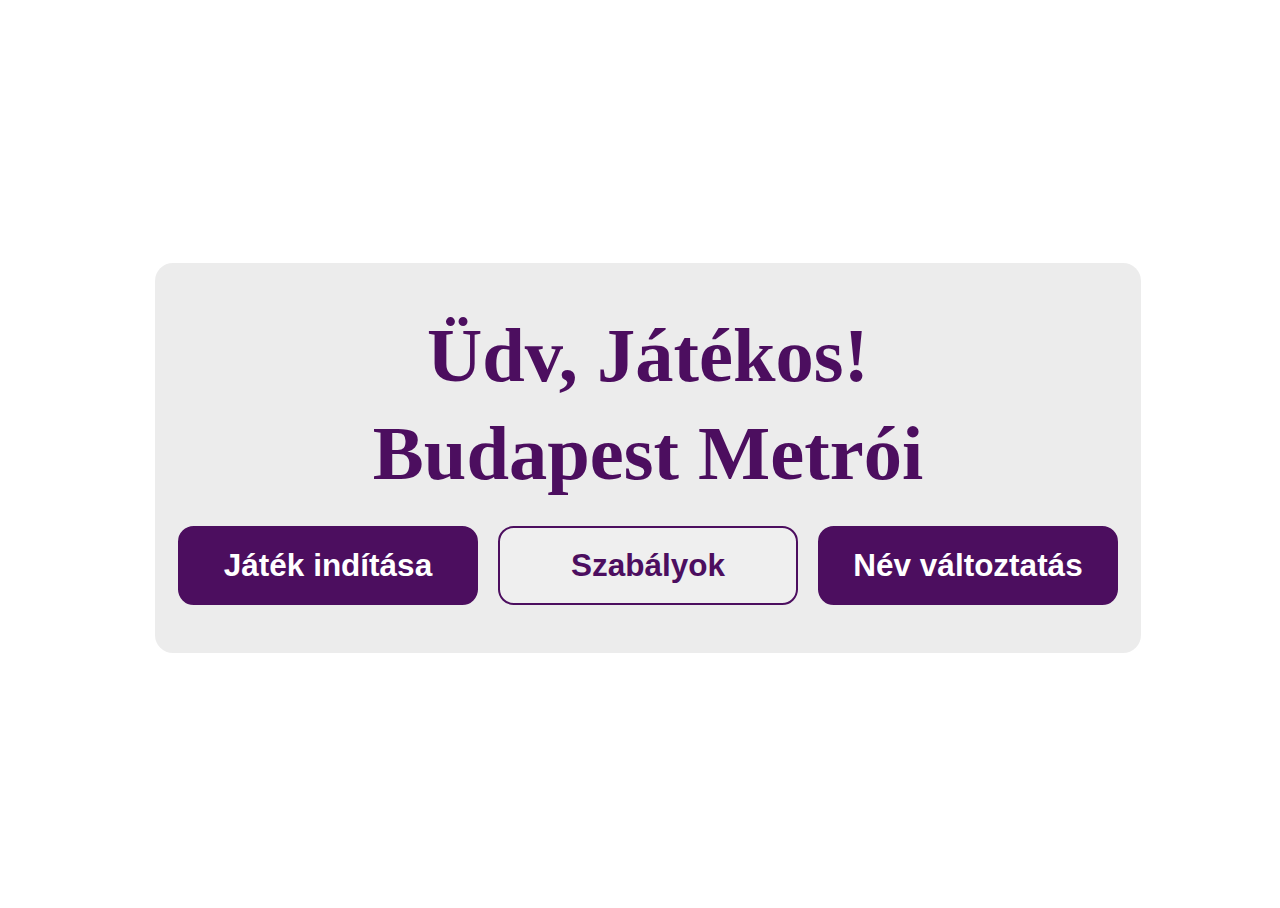
<file: index.html>
<!DOCTYPE html>
<html lang="en">
<head>
    <meta charset="UTF-8">
    <meta name="viewport" content="width=device-width, initial-scale=1.0">
    <title>Menü</title>
    <link rel="stylesheet" href="./src/css/index.css">
    <link rel="stylesheet" href="./src/css/overlay.css">
    
</head>
<body>
    <div id="main">
        <h1 id="greeting"></h1>
        <h1>Budapest Metrói</h1><br>
        <div id="buttons">
            <button class="purplebg">Játék indítása</button>
            <button class="purpleborder">Szabályok</button>
            <button class="purplebg">Név változtatás</button>
        </div>
    </div>
</body>
<script src="./src/js/script.js"></script>
</html>
</file>
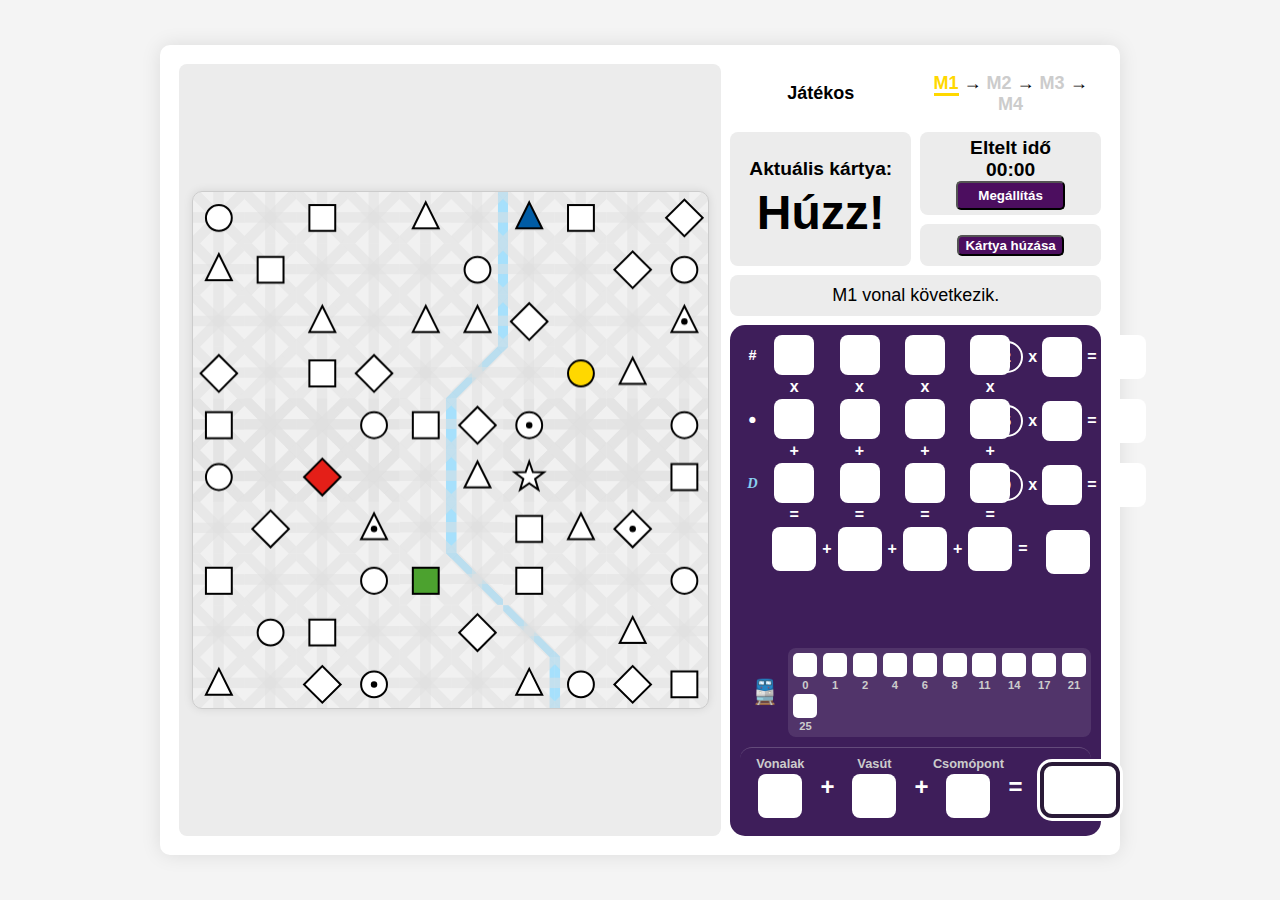
<file: src/html/game.html>
<!DOCTYPE html>
<html lang="hu">
<head>
    <meta charset="UTF-8">
    <meta name="viewport" content="width=device-width, initial-scale=1.0">
    <title>Metróhálózat Játék</title>
    <link rel="stylesheet" href="../css/game.css">
</head>
<body>
    <table>
        <tr>
            <td id="canvas-cell" rowspan="5">
                <canvas id="gameCanvas"></canvas>
            </td>
            
            <th><p id="player">Játékos 1</p></th>
            
            <th colspan="1" id="linePar"></th>
        </tr>
        <tr>
            <td class="data card-timer" rowspan="2">
                <p id="actualCard">Aktuális kártya:</p>
                <p id="drawnCard">-</p>
            </td>
            
            <td class="data card-timer">
                Eltelt idő<br>
                <span id="timer">00:00</span>
                <br>
                <button id="stopBtn" class="running">Megállítás</button>
            </td>
        </tr>
        <tr>
            <td class="data">
                <button id="drawCard">Kártya húzása</button>
            </td>
        </tr>
        <tr>
            <td colspan="2" class="data">
                <p id="statusBar">Státusz: Várakozás...</p>
            </td>
        </tr>
        <tr>
            <td class="points" colspan="2">
    <div class="score-card">
        <div class="top-section">
            
            <div class="round-scores">
                
                <div class="icon-col-wrapper">                    
                    <div class="score-row-label"><div class="icon-box">#</div></div>
                    <div class="score-row-label"><div class="icon-box">●</div></div>
                    <div class="score-row-label"><div class="icon-box blue">D</div></div>
                </div>

                <div class="lines-wrapper">
                    <div class="score-col">
                        <div class="score-box" id="m1-pk"></div>
                        <div class="symbol">x</div>
                        <div class="score-box" id="m1-pm"></div>
                        <div class="symbol">+</div>
                        <div class="score-box" id="m1-pd"></div>
                        <div class="symbol">=</div>
                        <div class="score-box total" id="m1-fp"></div>
                    </div>
                    
                    <div class="symbol-col">+</div>

                    <div class="score-col">
                        <div class="score-box" id="m2-pk"></div>
                        <div class="symbol">x</div>
                        <div class="score-box" id="m2-pm"></div>
                        <div class="symbol">+</div>
                        <div class="score-box" id="m2-pd"></div>
                        <div class="symbol">=</div>
                        <div class="score-box total" id="m2-fp"></div>
                    </div>
                    
                    <div class="symbol-col">+</div>

                    <div class="score-col">
                        <div class="score-box" id="m3-pk"></div>
                        <div class="symbol">x</div>
                        <div class="score-box" id="m3-pm"></div>
                        <div class="symbol">+</div>
                        <div class="score-box" id="m3-pd"></div>
                        <div class="symbol">=</div>
                        <div class="score-box total" id="m3-fp"></div>
                    </div>
                    
                    <div class="symbol-col">+</div>

                    <div class="score-col">
                        <div class="score-box" id="m4-pk"></div>
                        <div class="symbol">x</div>
                        <div class="score-box" id="m4-pm"></div>
                        <div class="symbol">+</div>
                        <div class="score-box" id="m4-pd"></div>
                        <div class="symbol">=</div>
                        <div class="score-box total" id="m4-fp"></div>
                    </div>

                    <div class="symbol-col">=</div>
                    <div class="lines-wrapper">
                        
                    </div>
                </div>
            </div>

            <div class="bonus-scores">
                <div class="bonus-row">
                    <div class="icon-small">2</div>
                    <div class="symbol">x</div>
                    <div class="score-box" id="p2-count"></div>
                    <div class="symbol">=</div>
                    <div class="score-box total" id="p2-score"></div>
                </div>
                <div class="bonus-row">
                    <div class="icon-small">5</div>
                    <div class="symbol">x</div>
                    <div class="score-box" id="p3-count"></div>
                    <div class="symbol">=</div>
                    <div class="score-box total" id="p3-score"></div>
                </div>
                <div class="bonus-row">
                    <div class="icon-small">9</div>
                    <div class="symbol">x</div>
                    <div class="score-box" id="p4-count"></div>
                    <div class="symbol">=</div>
                    <div class="score-box total" id="p4-score"></div>
                </div>
                <div class="sum-lines">
                    <div class="score-box total" id="sum-lines-box"></div>
                </div>
            </div>
        </div>

        <div class="train">
            <div class="train-icon">🚆</div>
            <div class="train-track" id="trainTrack"></div>
        </div>

        <div class="bottom-section final-equation">
            <div class="calc-group">
                <span class="calc-label">Vonalak</span>
                <div class="score-box total" id="calc-lines"></div>
            </div>

            <div class="symbol-final">+</div>

            <div class="calc-group">
                <span class="calc-label">Vasút</span>
                <div class="score-box total" id="calc-trains"></div>
            </div>

            <div class="symbol-final">+</div>

            <div class="calc-group">
                <span class="calc-label">Csomópont</span>
                <div class="score-box total" id="calc-bonus"></div>
            </div>

            <div class="symbol-final">=</div>

            <div class="final-score-box" id="finalTotal"></div>
        </div>
    </div>
</td>
        </tr>
    </table>

</body>
<script src="../js/game.js"></script>
<script src="../js/canvas.js"></script>
</html>
</file>
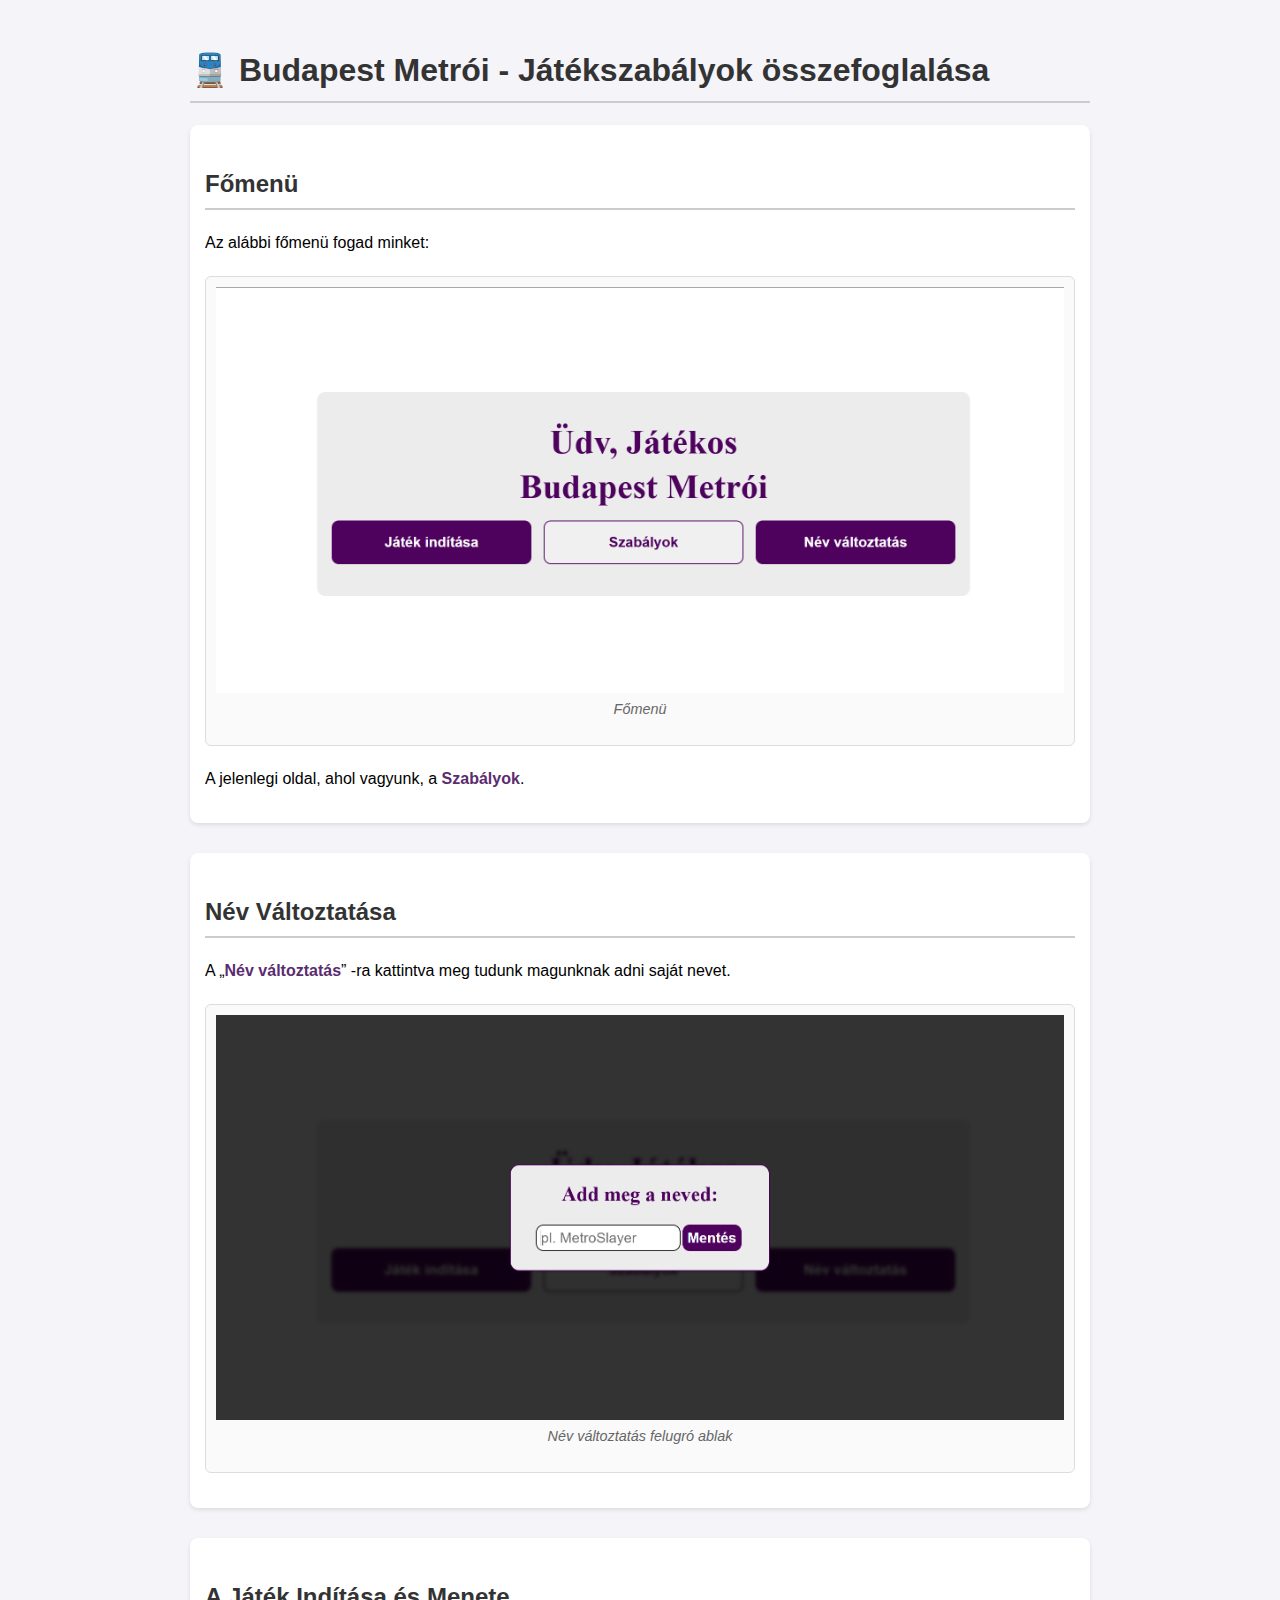
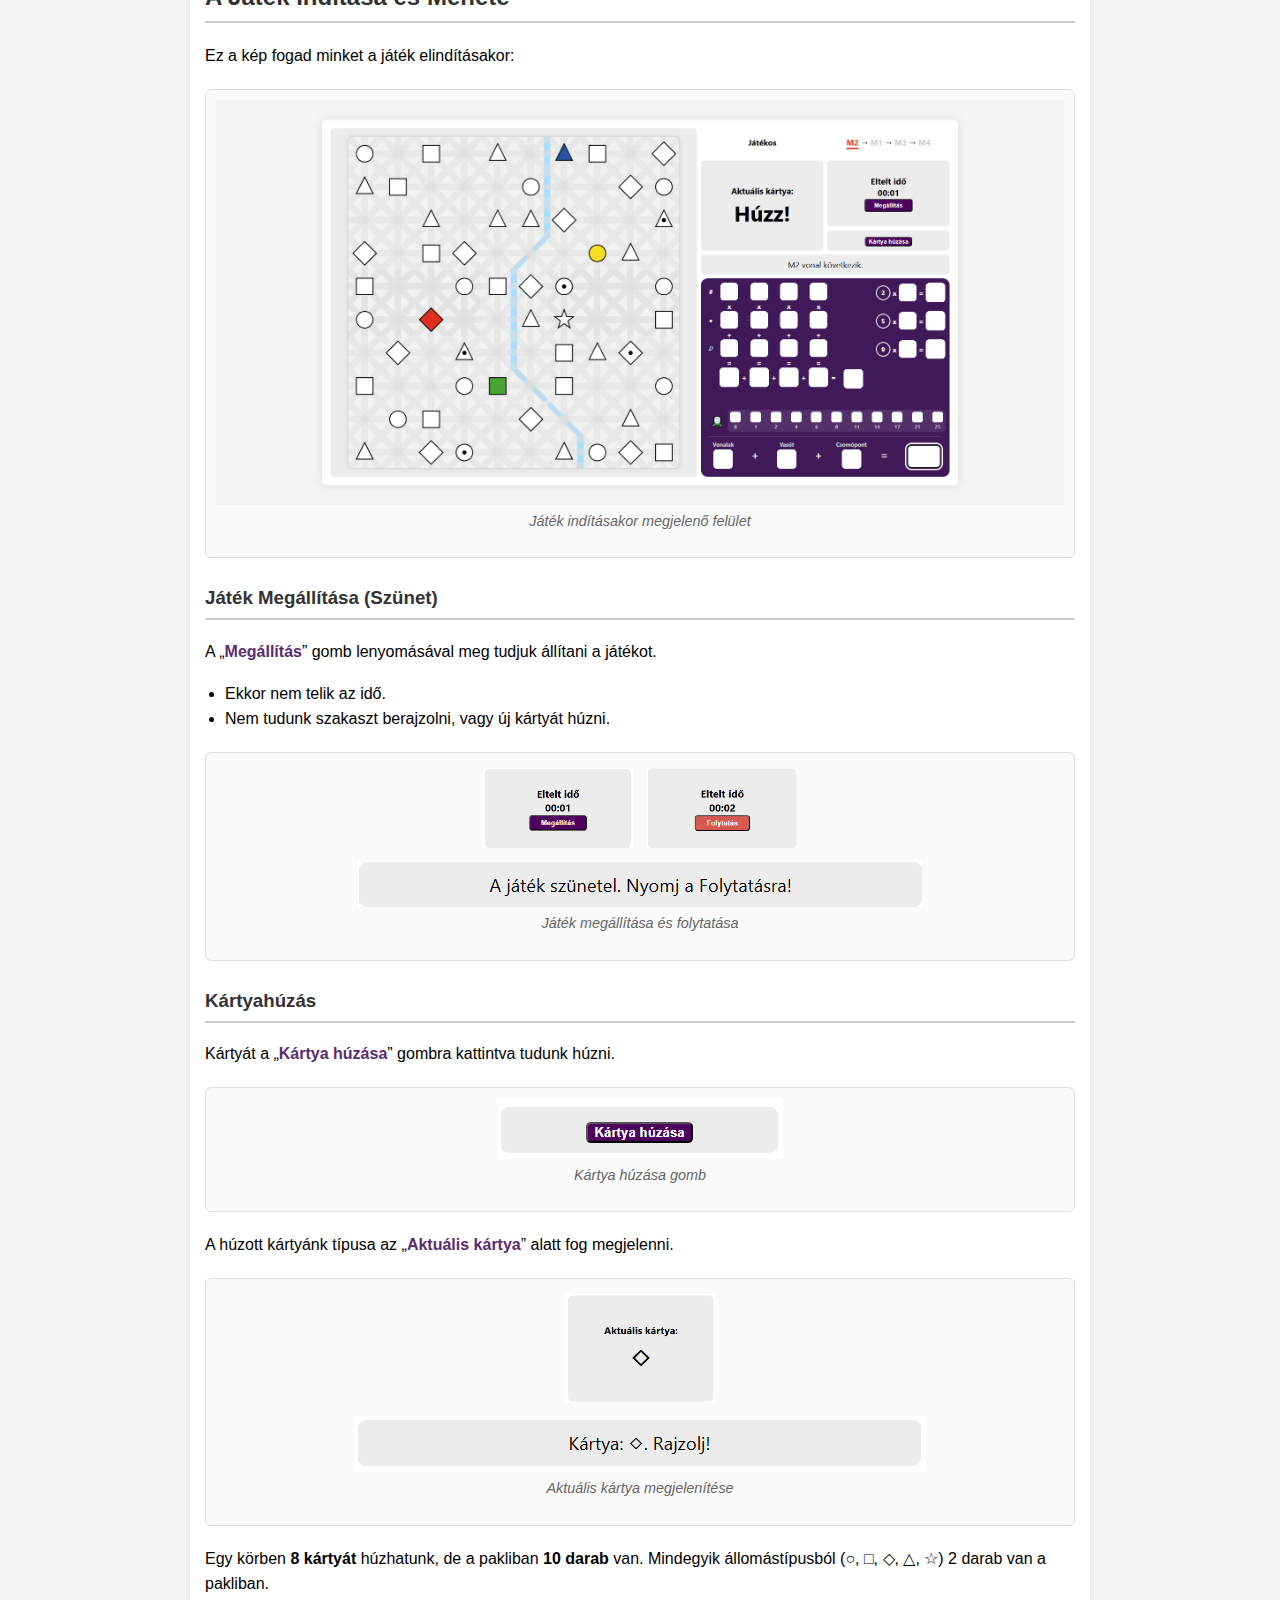
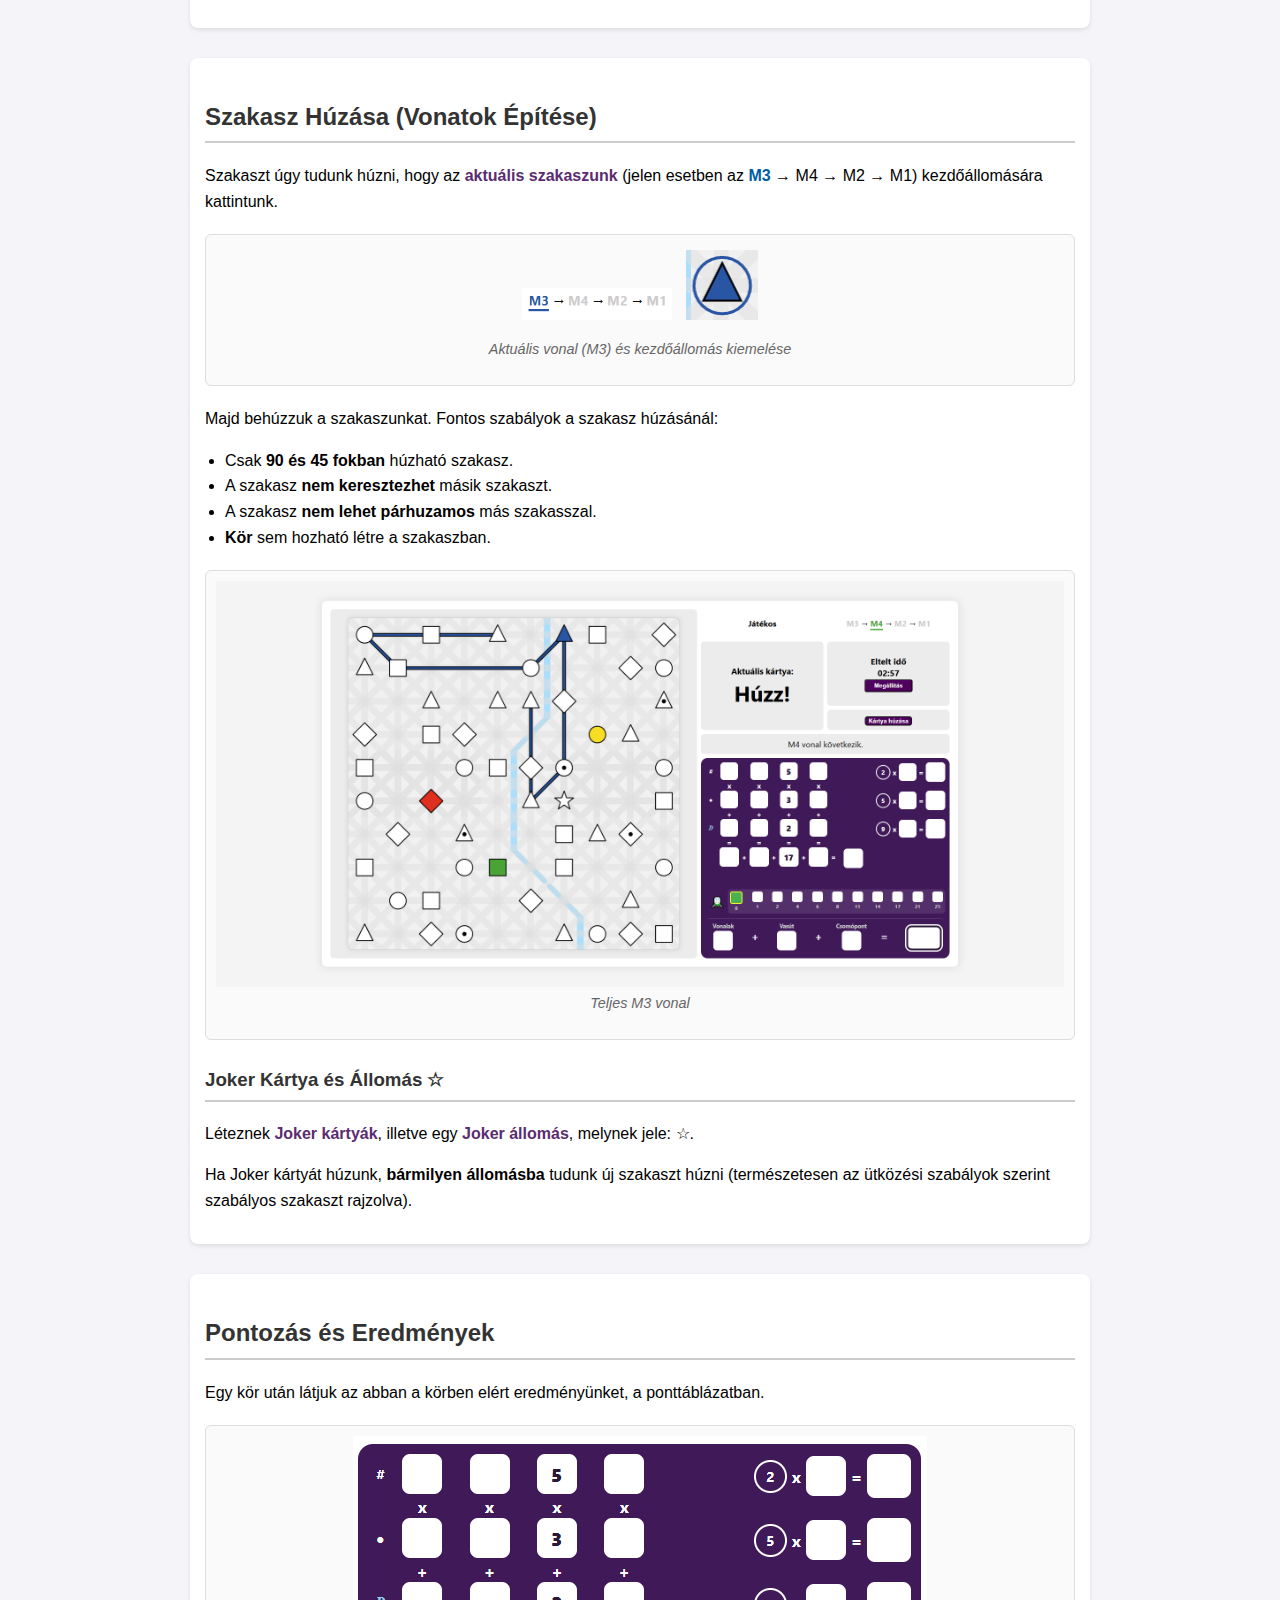
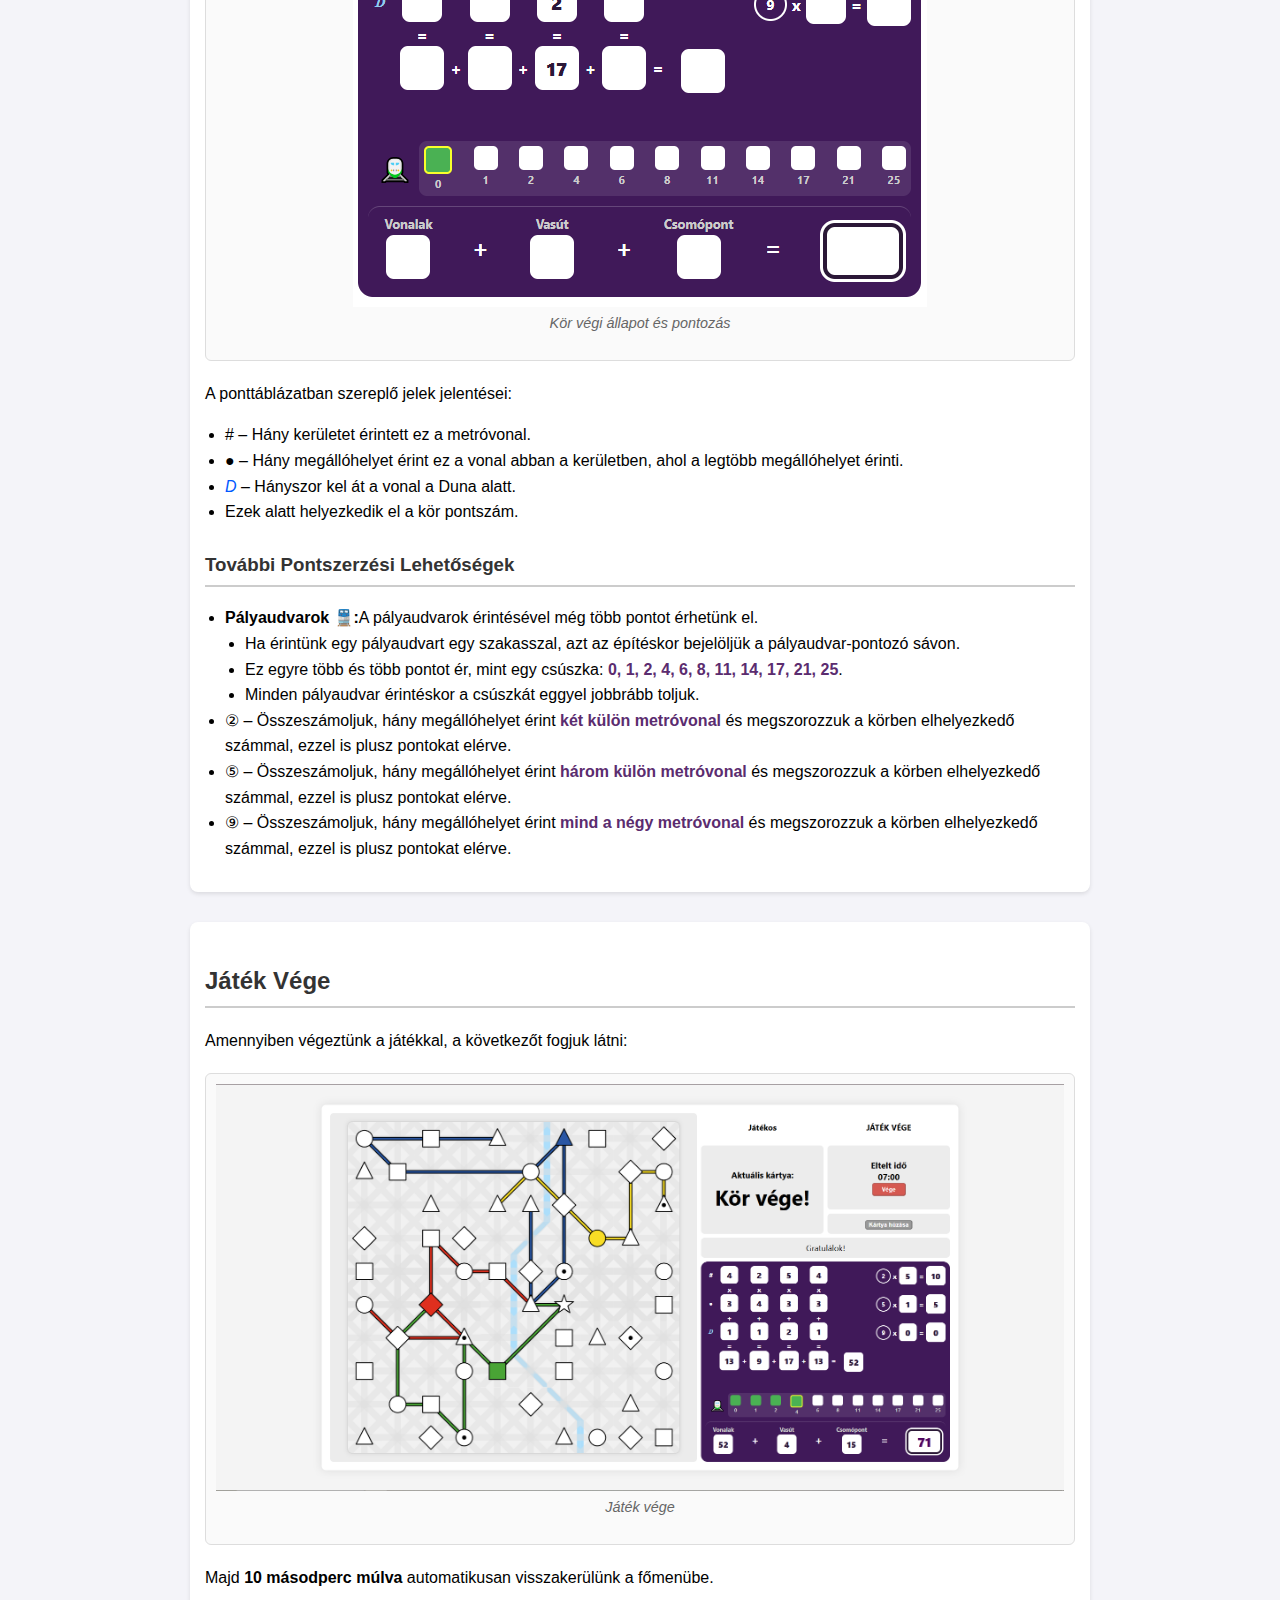
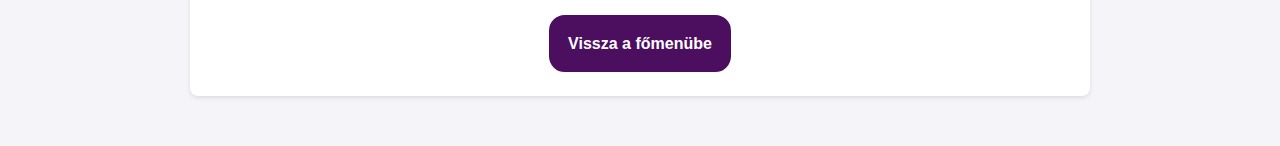
<file: src/html/rules.html>
<!DOCTYPE html>
<html lang="hu">
<head>
    <meta charset="UTF-8">
    <meta name="viewport" content="width=device-width, initial-scale=1.0">
    <title>Budapest Metrói - Szabályok</title>
    <link rel="stylesheet" href="../css/rules.css">
</head>
<body>

    <h1>🚆 Budapest Metrói - Játékszabályok összefoglalása</h1>

    <div class="section">
        <h2>Főmenü</h2>
        <p>Az alábbi főmenü fogad minket:</p>
        <div class="image-container">
            <img src="../rules/Menu.png" alt="Budapest Metrói főmenü: Játék indítása, Szabályok, Név változtatás gombokkal.">
            <p class="caption">Főmenü</p>
        </div>
        <p>A jelenlegi oldal, ahol vagyunk, a <span class="highlight">Szabályok</span>.</p>
    </div>

    <div class="section">
        <h2>Név Változtatása</h2>
        <p>A „<span class="highlight">Név változtatás</span>” -ra kattintva meg tudunk magunknak adni saját nevet.</p>
        <div class="image-container">
            <img src="../rules/Nev.png" alt="Név változtatás felugró ablak: Add meg a neved mező és Mentés gomb.">
            <p class="caption">Név változtatás felugró ablak</p>
        </div>
    </div>

    <div class="section">
        <h2>A Játék Indítása és Menete</h2>
        <p>Ez a kép fogad minket a játék elindításakor:</p>
        <div class="image-container">
            <img src="../rules/Start.png" alt="A játék felülete: Térkép alakzatokkal, Aktuális kártya, Eltelt idő, Kártya húzása és pontozótábla részekkel.">
            <p class="caption">Játék indításakor megjelenő felület</p>
        </div>

        <h3>Játék Megállítása (Szünet)</h3>
        <p>A „<span class="highlight">Megállítás</span>” gomb lenyomásával meg tudjuk állítani a játékot.</p>
        <ul>
            <li>Ekkor nem telik az idő.</li>
            <li>Nem tudunk szakaszt berajzolni, vagy új kártyát húzni.</li>
        </ul>
        <div class="image-container">
            <img class="small-img" src="../rules/Running.png" alt="Megállítás gomb az időmérő alatt.">
            <img class="small-img" src="../rules/Stopped.png" alt="Folytatás gomb piros színben.">
            <img src="../rules/StatusBar.png" alt="A játék szünetel. Nyomj a Folytatásra! üzenet.">
            <p class="caption">Játék megállítása és folytatása</p>
        </div>

        <h3>Kártyahúzás</h3>
        <p>Kártyát a „<span class="highlight">Kártya húzása</span>” gombra kattintva tudunk húzni.</p>
        <div class="image-container">
            <img src="../rules/KartyaHuzasa.png" alt="Kártya húzása gomb.">
            <p class="caption">Kártya húzása gomb</p>
        </div>
        <p>A húzott kártyánk típusa az „<span class="highlight">Aktuális kártya</span>” alatt fog megjelenni.</p>
        <div class="image-container">
            <img class="small-img" src="../rules/AktKartya.png" alt="Aktuális kártya felirat alatt egy üres négyzet.">
            <img src="../rules/AktKartyaStatusz.png" alt="Kártya: négyzet. Rajzolj! üzenet.">
            <p class="caption">Aktuális kártya megjelenítése</p>
        </div>
        <p>Egy körben <b>8 kártyát</b> húzhatunk, de a pakliban <b>10 darab</b> van. Mindegyik állomástípusból (○, □, ◇, △, ☆) 2 darab van a pakliban.</p>
    </div>

    <div class="section">
        <h2>Szakasz Húzása (Vonatok Építése)</h2>
        <p>Szakaszt úgy tudunk húzni, hogy az <span class="highlight">aktuális szakaszunk</span> (jelen esetben az <span id="M3">M3</span> → M4 → M2 → M1) kezdőállomására kattintunk.</p>
        <div class="image-container">
            <img class="small-img" src="../rules/Vonal.png" alt="M3 nyíl M4 nyíl M2 nyíl M1, az M3 kékkel kiemelve.">
            <img class="small-img" src="../rules/VonalStart.png" alt="Kiemelt kék háromszög állomás vizuális körrel.">
            <p class="caption">Aktuális vonal (M3) és kezdőállomás kiemelése</p>
        </div>
        <p>Majd behúzzuk a szakaszunkat. Fontos szabályok a szakasz húzásánál:</p>
        <ul>
            <li>Csak <b>90 és 45 fokban</b> húzható szakasz.</li>
            <li>A szakasz <b>nem keresztezhet</b> másik szakaszt.</li>
            <li>A szakasz <b>nem lehet párhuzamos</b> más szakasszal.</li>
            <li><b>Kör</b> sem hozható létre a szakaszban.</li>
        </ul>
        <div class="image-container">
            <img src="../rules/VonalTeljes.png" alt="Teljes M3 vonal">
            <p class="caption">Teljes M3 vonal</p>
        </div>

        <h3>Joker Kártya és Állomás ☆</h3>
        <p>Léteznek <span class="highlight">Joker kártyák</span>, illetve egy <span class="highlight">Joker állomás</span>, melynek jele: ☆.</p>
        <p>Ha Joker kártyát húzunk, <b>bármilyen állomásba</b> tudunk új szakaszt húzni (természetesen az ütközési szabályok szerint szabályos szakaszt rajzolva).</p>
    </div>

    <div class="section">
        <h2>Pontozás és Eredmények</h2>
        <p>Egy kör után látjuk az abban a körben elért eredményünket, a ponttáblázatban.</p>
        <div class="image-container">
            <img src="../rules/PontTábla.png" alt="A pontozó táblázat">
            <p class="caption">Kör végi állapot és pontozás</p>
        </div>
        <p>A ponttáblázatban szereplő jelek jelentései:</p>
        <ul>
            <li># – Hány kerületet érintett ez a metróvonal.</li>
            <li>● – Hány megállóhelyet érint ez a vonal abban a kerületben, ahol a legtöbb megállóhelyet érinti.</li>
            <li><span id="Duna">D</span> – Hányszor kel át a vonal a Duna alatt.</li>
            <li>Ezek alatt helyezkedik el a kör pontszám.</li>
        </ul>

        <h3>További Pontszerzési Lehetőségek</h3>
        <ul>
            <li><b>Pályaudvarok 🚆:</b>A pályaudvarok érintésével még több pontot érhetünk el.
                <ul>
                    <li>Ha érintünk egy pályaudvart egy szakasszal, azt az építéskor bejelöljük a pályaudvar-pontozó sávon.</li>
                    <li>Ez egyre több és több pontot ér, mint egy csúszka: <span class="highlight">0, 1, 2, 4, 6, 8, 11, 14, 17, 21, 25</span>.</li>
                    <li>Minden pályaudvar érintéskor a csúszkát eggyel jobbrább toljuk.</li>
                </ul>
            </li>
            <li>② – Összeszámoljuk, hány megállóhelyet érint <span class="highlight">két külön metróvonal</span> és megszorozzuk a körben elhelyezkedő számmal, ezzel is plusz pontokat elérve.</li>
            <li>⑤ – Összeszámoljuk, hány megállóhelyet érint <span class="highlight">három külön metróvonal</span> és megszorozzuk a körben elhelyezkedő számmal, ezzel is plusz pontokat elérve.</li>
            <li>⑨ – Összeszámoljuk, hány megállóhelyet érint <span class="highlight">mind a négy metróvonal</span> és megszorozzuk a körben elhelyezkedő számmal, ezzel is plusz pontokat elérve.</li>
        </ul>
    </div>

    <div class="section">
        <h2>Játék Vége</h2>
        <p>Amennyiben végeztünk a játékkal, a következőt fogjuk látni:</p>
        <div class="image-container">
            <img src="../rules/VégeKép.png" alt="Játék vége képernyő, Kör vége! felirattal és végső pontszámokkal.">
            <p class="caption">Játék vége</p>
        </div>
        <p>Majd <b>10 másodperc múlva</b> automatikusan visszakerülünk a főmenübe.</p>

        <div id="buttonDiv"><button id="backToMenu">Vissza a főmenübe</button></div>
    </div>

</body>
<script src="../js/rules.js"> </script>
</html>
</file>
<file: src/css/index.css>
html, body{
    height: 100%;
    width: 100%;

    overflow: hidden;
}

body{
    display: flex;
    align-items: center;
    justify-content: center;
}

#main{
    width: 75%;
    height: auto;
    border: 0px;
    background-color: #ececec;
    border-radius: 2vh;
    text-align: center;
    padding-top: 3%;
    padding-bottom: 3%;
    padding-left: 1%;
    padding-right: 1%;
}

h1{
    margin-top: 0.67rem;
    color: #4c0e5f;
    font-weight: bolder;
    font-size: 8.5vh;
    margin-bottom: 0%;
}
#buttons{
    display: flex;
    justify-content: center;
    align-items: center;
}

#buttons button{
    flex: 1;
}

button{
    font-size: 3.5vh;
    padding: 2% 2%;
    margin: 1%;
    max-width: 33%;
    border-radius: 1.75vh;
    font-weight: bolder;
    border: 0.25vh solid #4c0e5f;
}

button:active{
    transform: scale(0.95);
}

.purplebg{
    background-color: #4c0e5f;
    color: white;
}

.purplebg:hover {
    background-color: #712c83;
    border: 0.25vh solid #712c83;
}

.purpleborder{
    color: #4c0e5f;
}

.purpleborder:hover{
    background-color: rgb(252, 252, 252);
    border: 0.25vh solid #712c83;
    color: #712c83;
}
</file>
<file: src/css/overlay.css>
.overlay{
    position: fixed;
    top: 0;
    left: 0;
    width: 100%;
    height: 100%;
    background-color: rgba(0,0,0,0.8);
    display: flex;
    justify-content: center;
    align-items: center;
    z-index: 1000;
    opacity: 0;
    pointer-events: none;
    transform: scale(1.02);
    transition: opacity 0.35s ease, transform 0.35s ease;
    backdrop-filter: blur(0.25rem);
}

.overlay-content{
    border: 0.25vh solid #4c0e5f;
    background-color: #ececec;
    border-radius: 2.25vh;
    padding: 2%;
    text-align: center;
    box-shadow: 0 0.2vh 0.4vh rgba(0, 0, 0, 0.2);
    transform: scale(0.95);
    opacity: 0;
    transition: transform 0.35s ease, opacity 0.35s ease;

}

.overlay-content h2{
    margin-top: 0;
    color: #4c0e5f;
    font-size: 5vh;
}

.overlay-content button{
    font-size: 3.5vh;
    padding: 2% 2%;
    border-radius: 1.75vh;
    font-weight: bolder;
    border: 0.2vh solid #4c0e5f;
    background-color: #4c0e5f;
    color: white;
}

.overlay-content input{
    max-width: 60%;
    border: 0.2vh solid #4c0e5f;
    font-size: 3.5vh;
    padding: 2% 2%;
    border-radius: 1.75vh;
    color: black
}

.overlay.show {
    opacity: 1;
    pointer-events: all;
    transform: scale(1);
}

.overlay.show .overlay-content {
    transform: scale(1);
    opacity: 1;
}

.overlay-content button:hover {
    background-color: #712c83;
    border: 0.2vh solid #712c83;
}

.error-message {
    margin-top: 1rem;
    color: #d10000;
    font-weight: bold;
    opacity: 1;
    transform: translateY(0);
    transition: opacity 0.4s ease, transform 0.4s ease;
    font-size: 2.5vh;
}

.error-message.fade-out {
    opacity: 0;
    transform: translateY(-10px);
}
</file>
<file: src/css/game.css>
html, body {
    height: 100%;
    width: 100%;
    margin: 0;
    padding: 0;
    font-family: 'Segoe UI', Tahoma, Geneva, Verdana, sans-serif;
    font-size: 16px; /* Alap betűméret */
    overflow: hidden;
}

body {
    display: flex;
    align-items: center;
    justify-content: center;
    overflow: hidden;
    background-color: #f4f4f4;
}

table {
    border-spacing: 1vh;
    width: 75%;
    height: 90%;
    table-layout: fixed;
    border-collapse: separate;
    background-color: white;
    box-shadow: 0 0 20px rgba(0,0,0,0.1);
    border-radius: 10px;
    padding: 10px;
}

th, td {
    font-size: 2vh;
}

#canvas-cell {
    width: 60%;
    height: 100%;
    padding: 0;
    text-align: center;
    vertical-align: middle;
    background-color: #ececec;
    border-radius: 8px;
    position: relative;
    overflow: hidden;
}


#gameCanvas {
    display: block;
    margin: 0 auto;
    background-image: url('../img/Canvas.png');
    background-repeat: no-repeat;
    

    background-size: cover; 
    background-position: center;
    
    border: 1px solid #ccc;
    box-shadow: 0 0 10px rgba(0,0,0,0.1);
    

    border-radius: 10px; 
}


.data {
    text-align: center;
    background-color: #ececec;
    border-radius: 8px;
    padding: 10px;
    vertical-align: middle;
}

#actualCard{
    margin: 5px;
}

#drawnCard{
    font-size: 3rem;
    margin: 5px;
}

.card-timer{
    font-size: 1.2rem; 
    font-weight: bold;
    padding: 5px;
}

#statusBar{
    margin: 0;
}

.points {
    background-color: transparent;
    padding: 0;
    vertical-align: top;
    height: 100%;
}


.score-card {
    background-color: #3e1e5a; 
    color: white;
    border-radius: 15px;
    padding: 10px;
    height: 100%;
    display: flex;
    flex-direction: column;
    justify-content: space-between;
    box-sizing: border-box;
    font-weight: bold;
}

.top-section {
    display: flex;
    justify-content: space-between;
    align-items: flex-start;
    flex-grow: 1;
    gap: 10px;
}


.round-scores {
    display: flex;
    align-items: flex-start;
    gap: 5px;
    font-size: 1rem;
}

.lines-wrapper {
    display: flex;
    gap: 0.5rem;
}


.icon-col-wrapper {
    display: flex;
    flex-direction: column;
    align-items: top;
    justify-content: flex-start;
    gap: 1.5rem;
    font-size: 1.2rem;
    height: 100%;
    margin-right: 0.3rem;
}

.score-row-label {
    height: 2.5rem; 
    display: flex;
    align-items: center;
    justify-content: center;
}

.score-col {
    display: flex;
    flex-direction: column;
    align-items: center;
    gap: 0.5rem; 
    width: 2.5rem; 
}


.icon-box {
    width: 1.5rem;
    height: 1.5rem;
    display: flex;
    align-items: center;
    justify-content: center;
    font-size: 0.9rem;
}
.icon-box.blue { color: #89CFF0; font-style: italic; font-family: serif; }

.score-box {
    width: 2.5rem; 
    height: 2.5rem;
    background-color: white;
    border-radius: 8px;
    color: #2a1a38;
    display: flex;
    align-items: center;
    justify-content: center;
    font-size: 1.2rem;
    font-weight: 800;
    flex-shrink: 0;
}

.score-box.total {
    border: 2px solid rgba(255,255,255,0.6);
}

.symbol {
    color: white;
    font-size: 1rem;
    height: 0.5rem;
    display: flex;
    align-items: center;
}

.symbol-final{
    font-size: 1.5rem;
    height: 100%;
    display: flex;
    flex-direction: column;
    justify-content: center;
}

.symbol-col{
    display: flex;
    flex-direction: column;
    justify-content: flex-end;
    margin-bottom: 0.8rem;
}



.bonus-scores {
    display: flex;
    flex-direction: column;

    width: 95%;
    gap: 1.25rem;
    min-width: 100px;
}

.bonus-row {
    display: flex;
    align-items: center;
    justify-content: flex-end;
    gap: 5px;
}

.icon-small {
    width: 1.8rem;
    height: 1.8rem;
    border: 2px solid white;
    border-radius: 50%;
    display: flex;
    align-items: center;
    justify-content: center;
    font-size: 0.9rem;
    flex-shrink: 0;
}



.train{
    display:flex; 
    align-items:center;
    margin-top:10px; 
    padding-left: 10px;
}

.train-icon { 
    font-size: 1.5rem; 
    margin-right: 0.5rem;
}

.train-track {
    display: flex;
    gap: 3px;
    flex-wrap: wrap;
    justify-content: space-between;
    flex-grow: 1;
    background-color: rgba(255,255,255,0.1);
    padding: 5px;
    border-radius: 8px;
}

.track-box {
    width: 1.5rem; 
    height: 1.5rem;
    background-color: white;
    border-radius: 5px;
    flex-shrink: 0;
}
.track-box.active {
    background-color: #7aba48;
    border: 2px solid yellow;
}

.track-val {
    font-size: 0.7rem;
    margin-top: 2px;
    color: #ccc;
    text-align: center;
}

.sum-lines{
    margin-top: 3px;
    display: flex;
    flex-direction: row;
    justify-content: flex-start;
}


.bottom-section.final-equation {
    display: flex;
    align-items: flex-end;
    justify-content: space-between;
    gap: 8px;
    margin-top: 10px;
    padding: 8px;
    border-radius: 12px;
    border-top: 1px solid rgba(255,255,255,0.2);
}

.calc-group {
    display: flex;
    flex-direction: column;
    align-items: center;
    color: #ccc;
    font-size: 1rem;
    min-width: 4rem;
}
.calc-label {
    font-size: 0.8rem;
    margin-bottom: 0.2rem;
}

.final-equation .symbol {
    font-size: 1.5rem;
    margin-bottom: 0.5rem;
}

.final-score-box {
    min-width: 4.5rem;
    height: 3rem;
    background-color: white;
    border-radius: 12px;
    color: #4c0e5f;
    font-size: 1.8rem;
    font-weight: 900;
    display: flex;
    align-items: center;
    justify-content: center;
    border: 4px solid #2a1a38;
    box-shadow: 0 0 0 3px white;
    margin-left: 10px;
}


#drawCard { 
    background-color: #4c0e5f;
    color: white;
    font-weight: bold;
    border-radius: 5px;
}

#drawCard:disabled { 
    background-color: #999; 
    cursor: not-allowed; 
}

#stopBtn { 
    color: white;
    font-weight: bold;
    width: auto;
    padding: 5px 20px;
    border-radius: 5px;
}

.running { 
    background-color: #4c0e5f; 
}
.stopped { 
    background-color: #d9534f; 
}
</file>
<file: src/css/rules.css>
body {
    font-family: Arial, sans-serif;
    line-height: 1.6;
    padding: 20px;
    max-width: 900px;
    margin: 0 auto;
    background-color: #f4f4f9;
}

h1, h2, h3 {
    color: #333;
    border-bottom: 2px solid #ccc;
    padding-bottom: 5px;
    margin-top: 25px;
}

.section {
    margin-bottom: 30px;
    padding: 15px;
    background-color: #fff;
    border-radius: 8px;
    box-shadow: 0 2px 4px rgba(0,0,0,0.1);
}

.image-container {
    text-align: center;
    margin: 20px 0;
    border: 1px solid #ddd;
    padding: 10px;
    background-color: #fafafa;
    border-radius: 6px;
}
img {
    max-width: 100%;
    height: auto;
    display: block;
    margin: 0 auto;
}

.caption {
    font-size: 0.9em;
    color: #666;
    margin-top: 5px;
    font-style: italic;
}

.highlight {
    font-weight: bold;
    color: #5b2c6f; 
}

ul {
    list-style-type: disc;
    padding-left: 20px;
}

.small-img {
    max-width: 150px;
    display: inline-block;
    margin: 5px;
}

#Duna{
    color: rgb(0, 89, 255);
    font-style: italic;
}

#M3{
    color: #005CA5;
    font-weight:bold;
}

#buttonDiv{
    text-align: center;
}

button{
    font-size: 1rem;
    padding: 2% 2%;
    margin: 1%;
    max-width: 33%;
    border-radius: 1.75vh;
    font-weight: bolder;
    border: 0.25vh solid #4c0e5f;
    background-color: #4c0e5f;
    color: white;
}

button:active{
    transform: scale(0.95);
}

button:hover{
    background-color: rgb(252, 252, 252);
    border: 0.25vh solid #712c83;
    color: #712c83;
}
</file>
